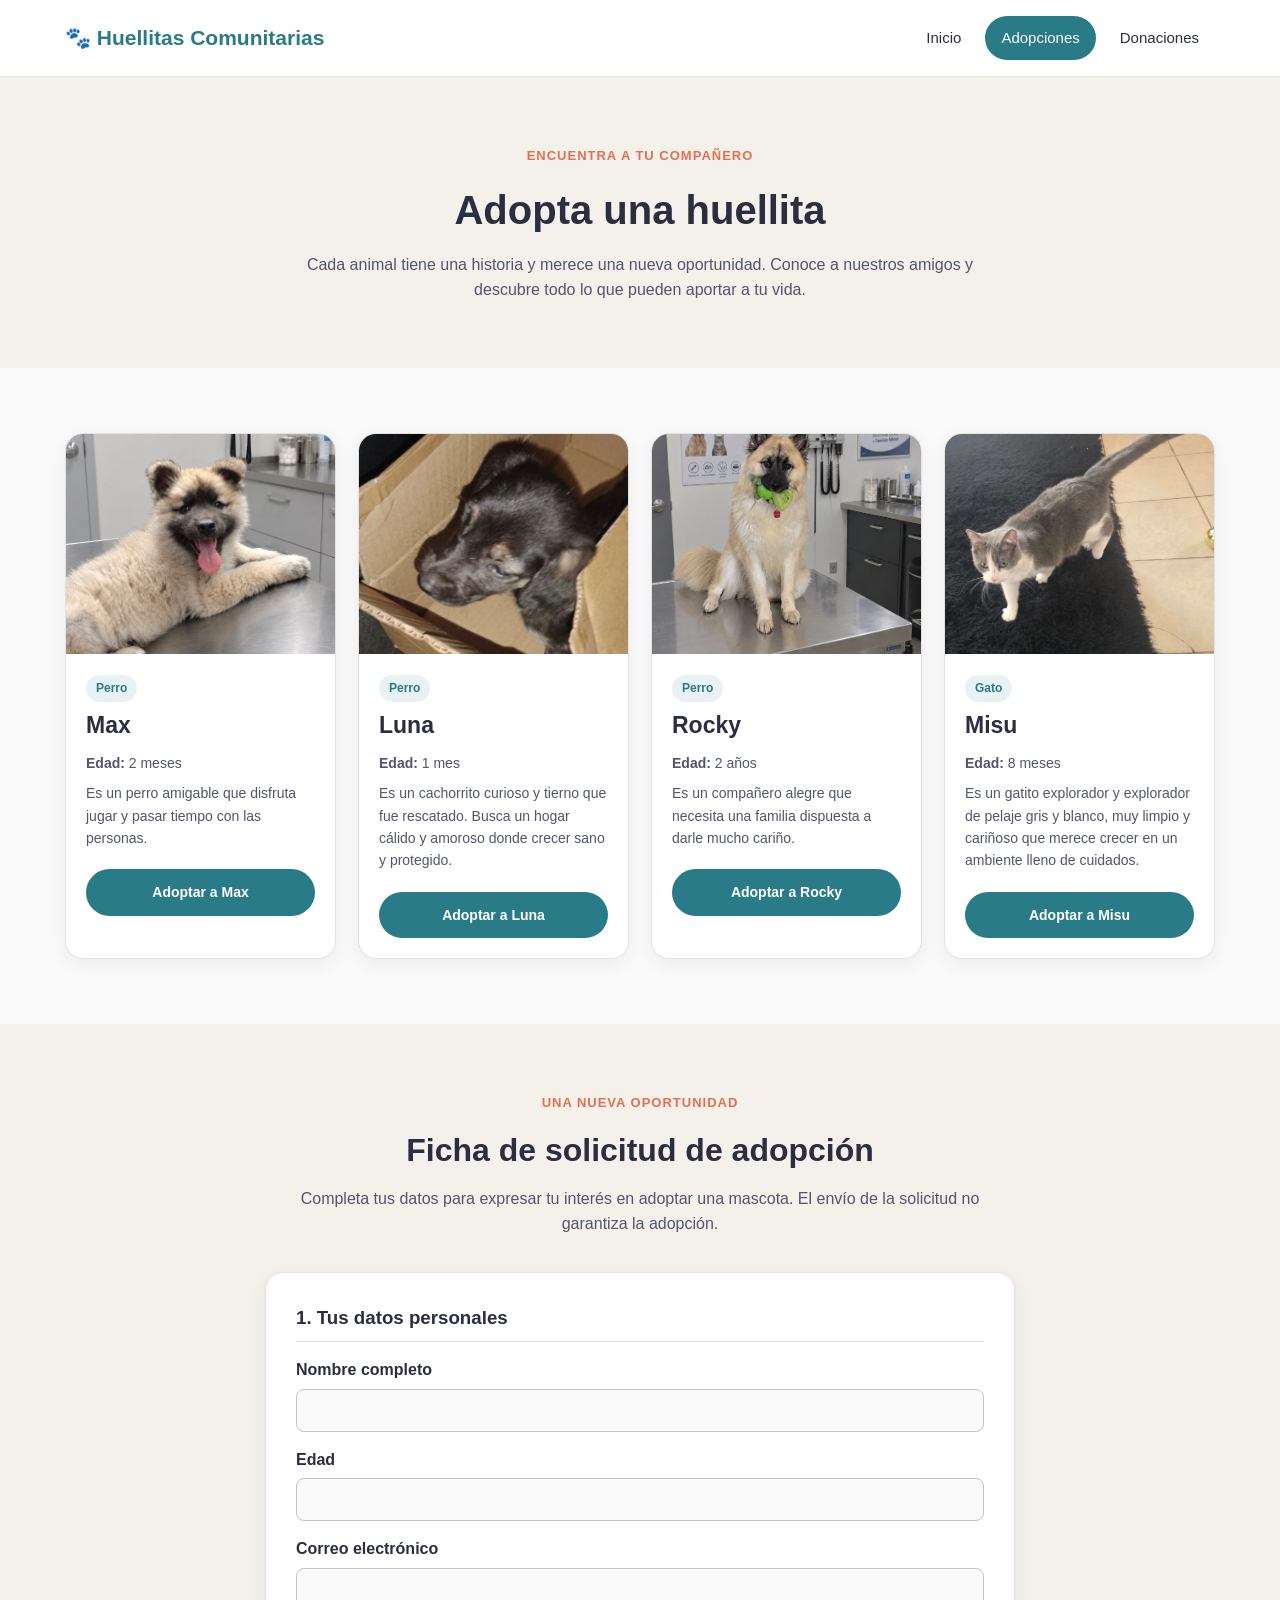
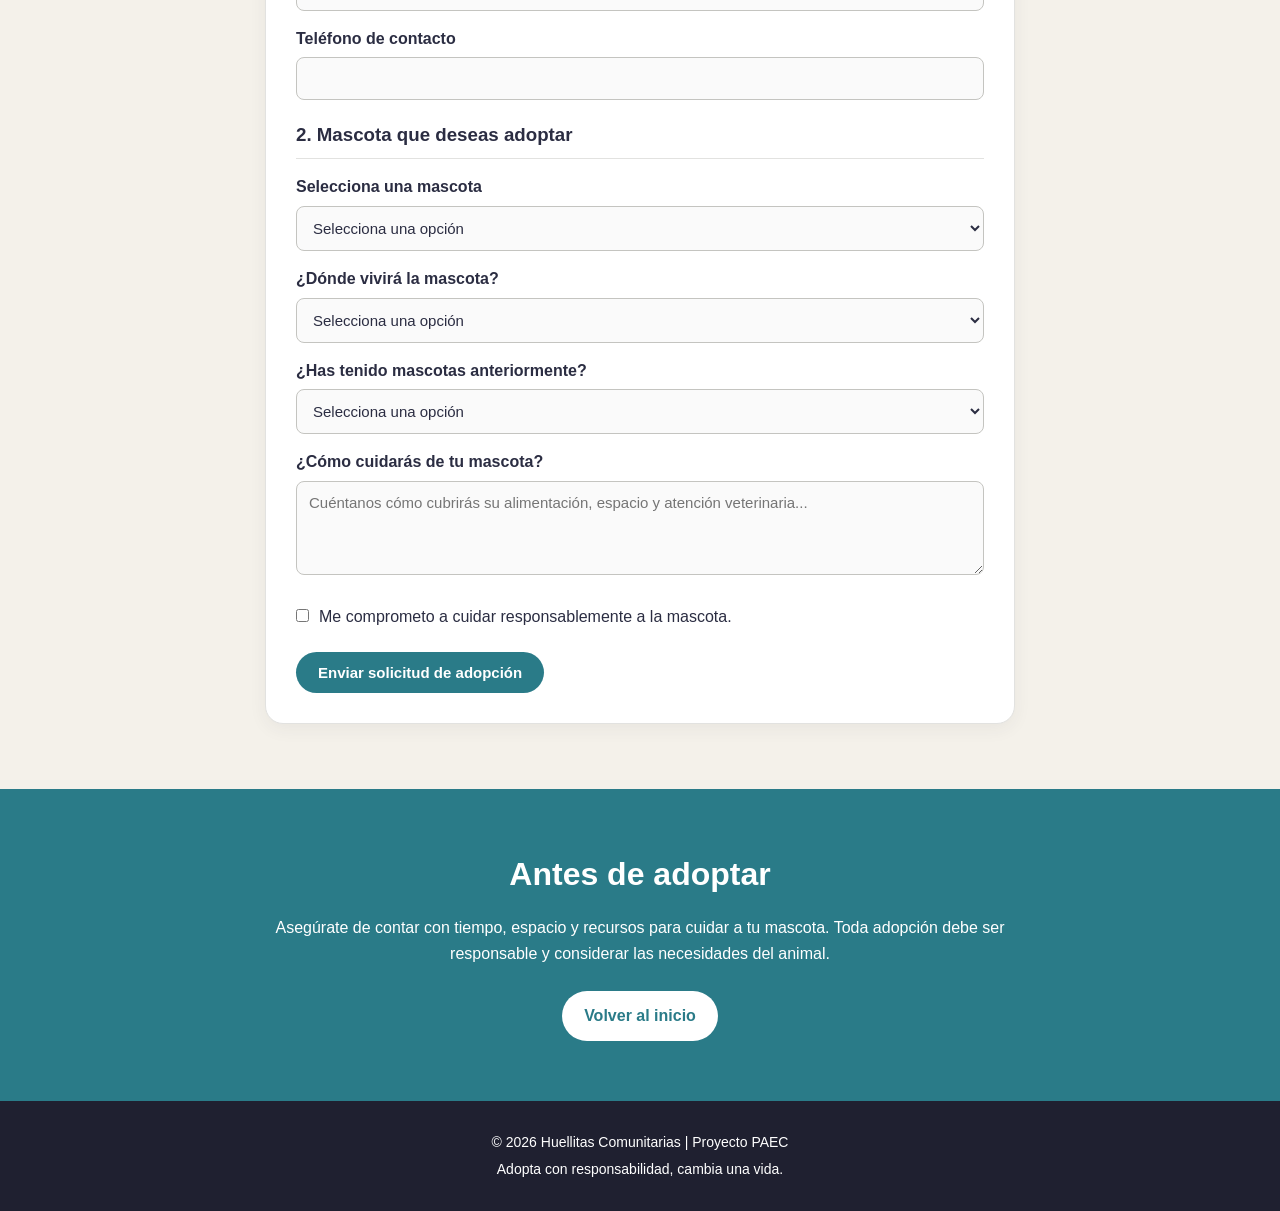
<file: adopciones.html>
<!DOCTYPE html>
<html lang="es">
<head>
    <meta charset="UTF-8">
    <meta name="viewport" content="width=device-width, initial-scale=1.0">
    <title>Huellitas Comunitarias | Adopciones</title>
    <link rel="stylesheet" href="estilo.css">

    <style>
        .formulario-con-mensaje {
            display: flex;
            align-items: flex-start;
            gap: 24px;
            flex-wrap: wrap;
        }

        .formulario-con-mensaje .formulario {
            flex: 2;
            min-width: 280px;
        }

        .mensaje-enviado {
            flex: 1;
            min-width: 200px;
            padding: 22px;
            background: #E8F5E9;
            border: 2px solid #2A7B88;
            border-radius: 12px;
            color: #1F5963;
            text-align: center;
            position: sticky;
            top: 20px;
        }

        .mensaje-enviado h3 {
            margin-top: 0;
        }

        .mensaje-enviado[hidden] {
            display: none;
        }

        @media (max-width: 650px) {
            .formulario-con-mensaje {
                flex-direction: column;
            }

            .formulario-con-mensaje .formulario,
            .mensaje-enviado {
                width: 100%;
                min-width: 0;
            }
        }
    </style>
</head>

<body>

<header>
    <div class="contenedor encabezado">
        <a href="index.html" class="logo">🐾 Huellitas Comunitarias</a>

        <nav aria-label="Menú principal">
            <a href="index.html">Inicio</a>
            <a href="adopciones.html" class="activo">Adopciones</a>
            <a href="donaciones.html">Donaciones</a>
        </nav>
    </div>
</header>

<main>

    <section class="cabecera-pagina">
        <span class="etiqueta">Encuentra a tu compañero</span>

        <h1>Adopta una huellita</h1>

        <p>
            Cada animal tiene una historia y merece una nueva
            oportunidad. Conoce a nuestros amigos y descubre
            todo lo que pueden aportar a tu vida.
        </p>
    </section>

    <section class="seccion contenedor">
        <div class="galeria">

            <article class="mascota">
                <img src="Imagenes/perrito2.png" alt="Perro de color dorado">

                <div class="mascota-info">
                    <span class="tipo">Perro</span>
                    <h2>Max</h2>
                    <p><strong>Edad:</strong> 2 meses </p>

                    <p>
                        Es un perro amigable que disfruta jugar
                        y pasar tiempo con las personas.
                    </p>

                    <a href="#ficha-adopcion"
                       class="boton boton-completo"
                       onclick="seleccionarMascota('Max')">
                        Adoptar a Max
                    </a>
                </div>
            </article>

            <article class="mascota">
                <img src="Imagenes/PERRO.jpeg" alt="Gato de pelaje gris">

                <div class="mascota-info">
                    <span class="tipo">Perro</span>
                    <h2>Luna</h2>
                    <p><strong>Edad:</strong> 1 mes</p>

                    <p>
Es un cachorrito curioso y tierno que fue rescatado. Busca un hogar cálido y amoroso donde crecer sano y protegido.
                    </p>

                    <a href="#ficha-adopcion"
                       class="boton boton-completo"
                       onclick="seleccionarMascota('Luna')">
                        Adoptar a Luna
                    </a>
                </div>
            </article>

            <article class="mascota">
                <img src="Imagenes/perrito.png" alt="Perro de color café">

                <div class="mascota-info">
                    <span class="tipo">Perro</span>
                    <h2>Rocky</h2>
                    <p><strong>Edad:</strong> 2 años</p>

                    <p>
                        Es un compañero alegre que necesita una
                        familia dispuesta a darle mucho cariño.
                    </p>

                    <a href="#ficha-adopcion"
                       class="boton boton-completo"
                       onclick="seleccionarMascota('Rocky')">
                        Adoptar a Rocky
                    </a>
                </div>
            </article>

            <article class="mascota">
                <img src="Imagenes/gato.jpeg" alt="Gato de pelaje claro">

                <div class="mascota-info">
                    <span class="tipo">Gato</span>
                    <h2>Misu</h2>
                    <p><strong>Edad:</strong> 8 meses</p>

                    <p>
                      Es un gatito explorador y explorador de pelaje gris y blanco, muy limpio y cariñoso que merece crecer en un ambiente lleno de cuidados.
                    </p>

                    <a href="#ficha-adopcion"
                       class="boton boton-completo"
                       onclick="seleccionarMascota('Michi')">
                        Adoptar a Misu
                    </a>
                </div>
            </article>

        </div>
    </section>

    <section class="seccion fondo-claro" id="ficha-adopcion">
        <div class="contenedor formulario-contenedor">

            <div class="titulo-seccion">
                <span class="etiqueta">Una nueva oportunidad</span>

                <h2>Ficha de solicitud de adopción</h2>

                <p>
                    Completa tus datos para expresar tu interés
                    en adoptar una mascota. El envío de la solicitud
                    no garantiza la adopción.
                </p>
            </div>

            <div class="formulario-con-mensaje">

                <form id="form-adopcion" class="formulario">

                    <h3>1. Tus datos personales</h3>

                    <label for="nombre-adopcion">Nombre completo</label>
                    <input type="text"
                           id="nombre-adopcion"
                           name="Nombre"
                           autocomplete="name"
                           required>

                    <label for="edad-adopcion">Edad</label>
                    <input type="number"
                           id="edad-adopcion"
                           name="Edad"
                           min="18"
                           required>

                    <label for="correo-adopcion">Correo electrónico</label>
                    <input type="email"
                           id="correo-adopcion"
                           name="Correo"
                           autocomplete="email"
                           required>

                    <label for="telefono-adopcion">Teléfono de contacto</label>
                    <input type="tel"
                           id="telefono-adopcion"
                           name="Telefono"
                           autocomplete="tel"
                           required>

                    <h3>2. Mascota que deseas adoptar</h3>

                    <label for="mascota-elegida">
                        Selecciona una mascota
                    </label>

                    <select id="mascota-elegida"
                            name="Mascota"
                            required>
                        <option value="">Selecciona una opción</option>
                        <option value="Max">Max - Perro</option>
                        <option value="Luna">Luna - Gata</option>
                        <option value="Rocky">Rocky - Perro</option>
                        <option value="Michi">Michi - Gato</option>
                    </select>

                    <label for="tipo-vivienda">
                        ¿Dónde vivirá la mascota?
                    </label>

                    <select id="tipo-vivienda"
                            name="Vivienda"
                            required>
                        <option value="">Selecciona una opción</option>
                        <option value="Casa">Casa</option>
                        <option value="Departamento">Departamento</option>
                        <option value="Otro">Otro</option>
                    </select>

                    <label for="experiencia">
                        ¿Has tenido mascotas anteriormente?
                    </label>

                    <select id="experiencia"
                            name="Experiencia"
                            required>
                        <option value="">Selecciona una opción</option>
                        <option value="Si">Sí</option>
                        <option value="No">No</option>
                    </select>

                    <label for="cuidados">
                        ¿Cómo cuidarás de tu mascota?
                    </label>

                    <textarea id="cuidados"
                              name="Cuidados"
                              rows="4"
                              placeholder="Cuéntanos cómo cubrirás su alimentación, espacio y atención veterinaria..."
                              required></textarea>

                    <label class="aceptacion">
                        <input type="checkbox"
                               name="Compromiso"
                               value="Aceptado"
                               required>

                        <span>
                            Me comprometo a cuidar responsablemente
                            a la mascota.
                        </span>
                    </label>

                    <button type="submit" class="boton">
                        Enviar solicitud de adopción
                    </button>

                </form>

                <aside id="mensaje-adopcion"
                       class="mensaje-enviado"
                       role="status"
                       aria-live="polite"
                       hidden>
                    <h3>Solicitud Enviada</h3>
                    <p>
                        Gracias por tu interés en adoptar.
                        Hemos registrado tu solicitud correctamente.
                    </p>
                    <p>¡Gracias por darle una oportunidad a una huellita!</p>
                </aside>

            </div>
        </div>
    </section>

    <section class="mensaje">
        <div class="contenedor">
            <h2>Antes de adoptar</h2>

            <p>
                Asegúrate de contar con tiempo, espacio y recursos
                para cuidar a tu mascota. Toda adopción debe ser
                responsable y considerar las necesidades del animal.
            </p>

            <a href="index.html" class="boton">
                Volver al inicio
            </a>
        </div>
    </section>

</main>

<footer>
    <p>© 2026 Huellitas Comunitarias | Proyecto PAEC</p>
    <p>Adopta con responsabilidad, cambia una vida.</p>
</footer>

<script>
    function seleccionarMascota(nombre) {
        document.getElementById("mascota-elegida").value = nombre;

        document.getElementById("ficha-adopcion").scrollIntoView({
            behavior: "smooth"
        });
    }

    document.getElementById("form-adopcion").addEventListener("submit", function(event) {
        event.preventDefault();

        const mensaje = document.getElementById("mensaje-adopcion");
        mensaje.hidden = false;

        mensaje.scrollIntoView({
            behavior: "smooth",
            block: "center"
        });
    });
</script>

</body>
</html>
</file>
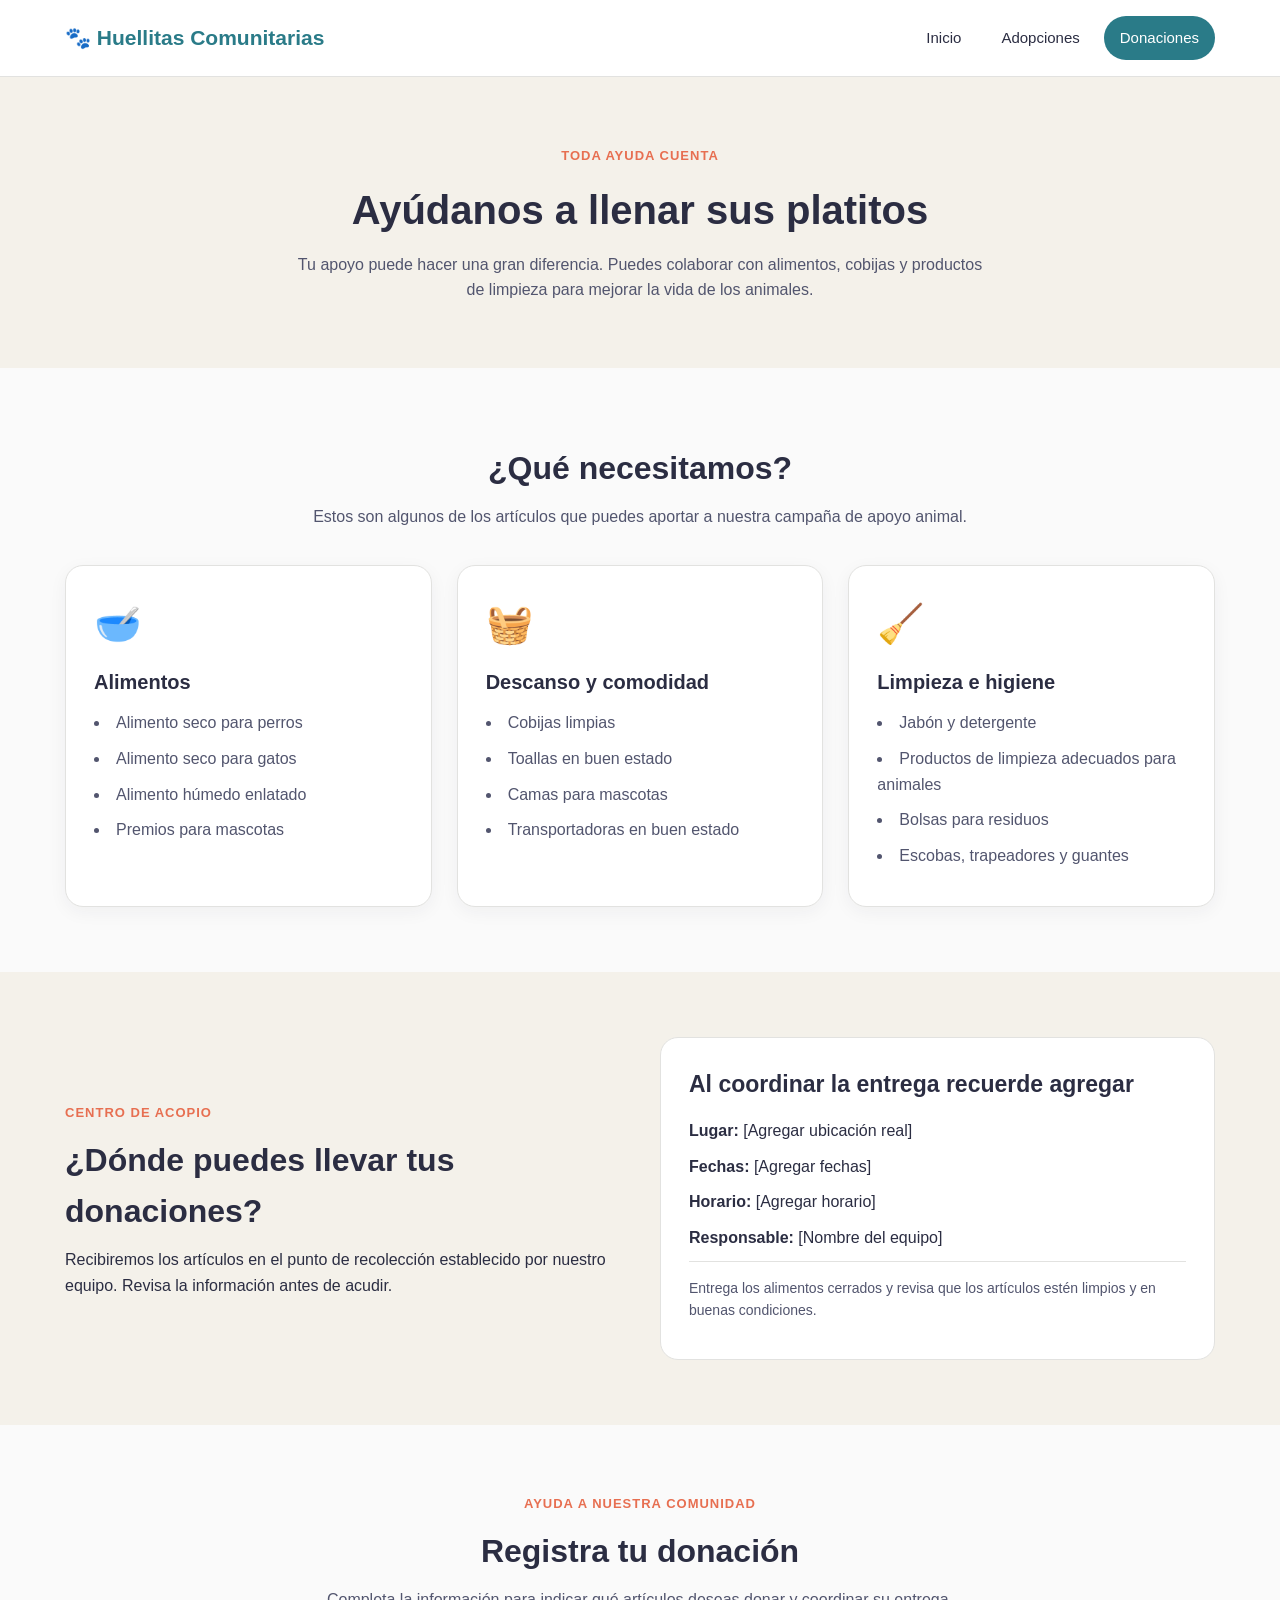
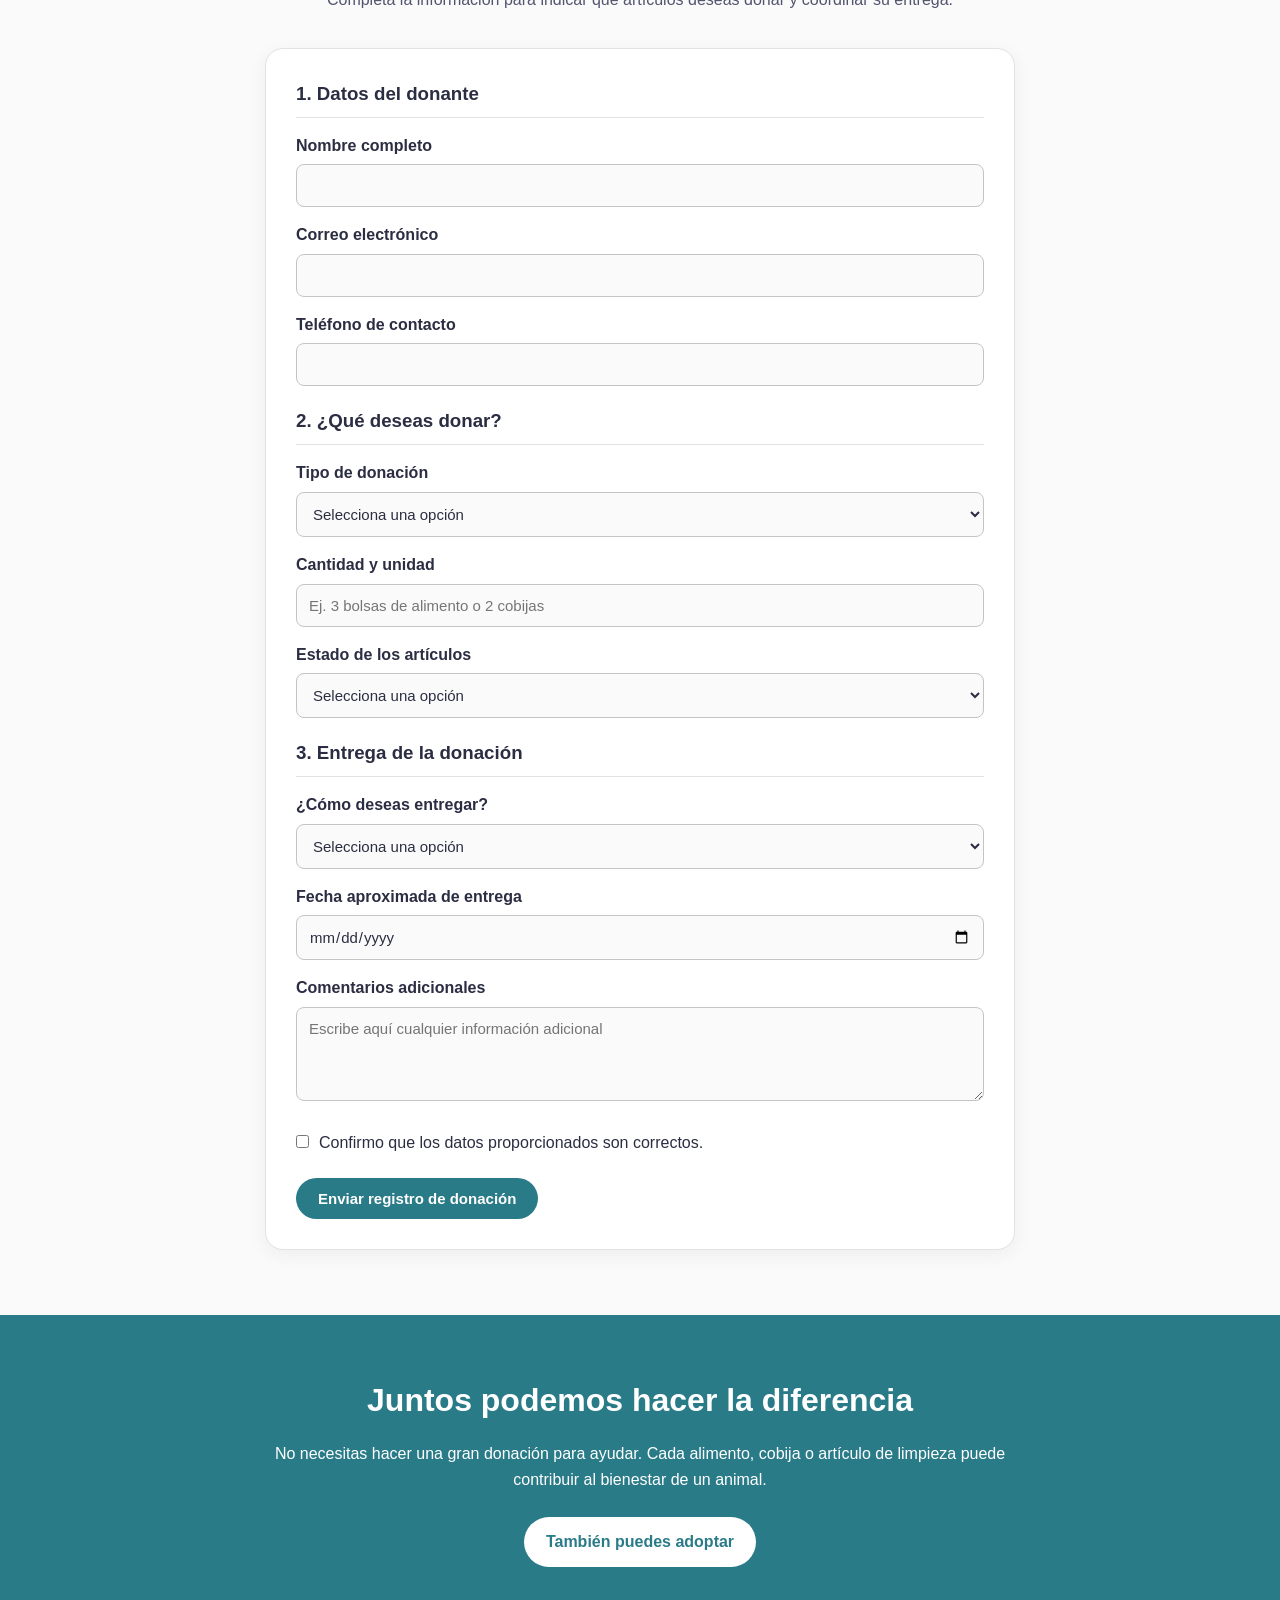
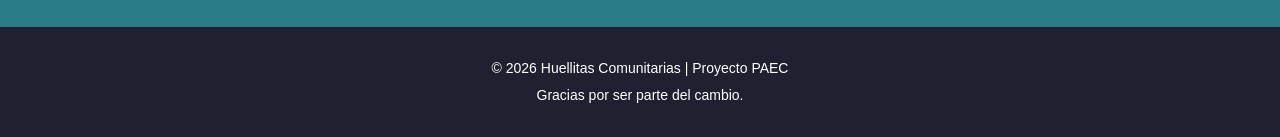
<file: donaciones.html>
<!DOCTYPE html>
<html lang="es">
<head>
    <meta charset="UTF-8">
    <meta name="viewport" content="width=device-width, initial-scale=1.0">
    <title>Huellitas Comunitarias | Donaciones</title>
    <link rel="stylesheet" href="estilo.css">

    <style>
        .formulario-con-mensaje {
            display: flex;
            align-items: flex-start;
            gap: 24px;
        }

        .formulario-con-mensaje .formulario {
            flex: 1;
            min-width: 0;
        }

        .mensaje-enviado {
            flex: 0 0 280px;
            padding: 24px;
            border-radius: 12px;
            background: #E8F5E9;
            border: 1px solid #2A7B88;
            color: #1F5963;
            text-align: center;
            position: sticky;
            top: 24px;
        }

        .mensaje-enviado[hidden] {
            display: none;
        }

        .mensaje-enviado h3 {
            margin-top: 0;
        }

        @media (max-width: 700px) {
            .formulario-con-mensaje {
                flex-direction: column;
            }

            .mensaje-enviado {
                flex: 1 1 auto;
                width: 100%;
                box-sizing: border-box;
                position: static;
            }
        }
    </style>
</head>

<body>

    <header>
        <div class="contenedor encabezado">
            <a href="index.html" class="logo">🐾 Huellitas Comunitarias</a>

            <nav aria-label="Menú principal">
                <a href="index.html">Inicio</a>
                <a href="adopciones.html">Adopciones</a>
                <a href="donaciones.html" class="activo">Donaciones</a>
            </nav>
        </div>
    </header>

    <main>

        <section class="cabecera-pagina">
            <span class="etiqueta">Toda ayuda cuenta</span>
            <h1>Ayúdanos a llenar sus platitos</h1>

            <p>
                Tu apoyo puede hacer una gran diferencia.
                Puedes colaborar con alimentos, cobijas y productos
                de limpieza para mejorar la vida de los animales.
            </p>
        </section>

        <section class="seccion contenedor">
            <div class="titulo-seccion">
                <h2>¿Qué necesitamos?</h2>

                <p>
                    Estos son algunos de los artículos que puedes
                    aportar a nuestra campaña de apoyo animal.
                </p>
            </div>

            <div class="tarjetas">

                <article class="tarjeta">
                    <div class="icono">🥣</div>
                    <h3>Alimentos</h3>

                    <ul class="lista">
                        <li>Alimento seco para perros</li>
                        <li>Alimento seco para gatos</li>
                        <li>Alimento húmedo enlatado</li>
                        <li>Premios para mascotas</li>
                    </ul>
                </article>

                <article class="tarjeta">
                    <div class="icono">🧺</div>
                    <h3>Descanso y comodidad</h3>

                    <ul class="lista">
                        <li>Cobijas limpias</li>
                        <li>Toallas en buen estado</li>
                        <li>Camas para mascotas</li>
                        <li>Transportadoras en buen estado</li>
                    </ul>
                </article>

                <article class="tarjeta">
                    <div class="icono">🧹</div>
                    <h3>Limpieza e higiene</h3>

                    <ul class="lista">
                        <li>Jabón y detergente</li>
                        <li>Productos de limpieza adecuados para animales</li>
                        <li>Bolsas para residuos</li>
                        <li>Escobas, trapeadores y guantes</li>
                    </ul>
                </article>

            </div>
        </section>

        <section class="seccion fondo-claro">
            <div class="contenedor acopio">

                <div>
                    <span class="etiqueta">Centro de acopio</span>
                    <h2>¿Dónde puedes llevar tus donaciones?</h2>

                    <p>
                        Recibiremos los artículos en el punto de
                        recolección establecido por nuestro equipo.
                        Revisa la información antes de acudir.
                    </p>
                </div>

                <article class="datos-acopio">
                    <h3>Al coordinar la entrega recuerde agregar</h3>

                    <p>
                        <strong>Lugar:</strong>
                        [Agregar ubicación real]
                    </p>

                    <p>
                        <strong>Fechas:</strong>
                        [Agregar fechas]
                    </p>

                    <p>
                        <strong>Horario:</strong>
                        [Agregar horario]
                    </p>

                    <p>
                        <strong>Responsable:</strong>
                        [Nombre del equipo]
                    </p>

                    <p class="nota">
                        Entrega los alimentos cerrados y revisa
                        que los artículos estén limpios y en
                        buenas condiciones.
                    </p>
                </article>

            </div>
        </section>

        <section class="seccion" id="formulario-donacion">
            <div class="contenedor formulario-contenedor">

                <div class="titulo-seccion">
                    <span class="etiqueta">Ayuda a nuestra comunidad</span>
                    <h2>Registra tu donación</h2>

                    <p>
                        Completa la información para indicar qué
                        artículos deseas donar y coordinar su entrega.
                    </p>
                </div>

                <div class="formulario-con-mensaje">

                    <form id="form-donacion" class="formulario">

                        <h3>1. Datos del donante</h3>

                        <label for="nombre-donante">Nombre completo</label>
                        <input type="text"
                               id="nombre-donante"
                               name="Nombre"
                               autocomplete="name"
                               required>

                        <label for="correo-donante">Correo electrónico</label>
                        <input type="email"
                               id="correo-donante"
                               name="Correo"
                               autocomplete="email"
                               required>

                        <label for="telefono-donante">Teléfono de contacto</label>
                        <input type="tel"
                               id="telefono-donante"
                               name="Telefono"
                               autocomplete="tel"
                               required>

                        <h3>2. ¿Qué deseas donar?</h3>

                        <label for="tipo-donacion">Tipo de donación</label>
                        <select id="tipo-donacion"
                                name="Tipo de donacion"
                                required>
                            <option value="">Selecciona una opción</option>
                            <option value="Alimento para perros">Alimento para perros</option>
                            <option value="Alimento para gatos">Alimento para gatos</option>
                            <option value="Cobijas y toallas">Cobijas y toallas</option>
                            <option value="Productos de limpieza">Productos de limpieza</option>
                            <option value="Accesorios para mascotas">Accesorios para mascotas</option>
                            <option value="Otros">Otros artículos</option>
                        </select>

                        <label for="cantidad-donacion">Cantidad y unidad</label>
                        <input type="text"
                               id="cantidad-donacion"
                               name="Cantidad"
                               placeholder="Ej. 3 bolsas de alimento o 2 cobijas"
                               required>

                        <label for="estado-donacion">Estado de los artículos</label>
                        <select id="estado-donacion"
                                name="Estado"
                                required>
                            <option value="">Selecciona una opción</option>
                            <option value="Nuevo y cerrado">Nuevo y cerrado</option>
                            <option value="Limpio y buen estado">Limpio y en buen estado</option>
                            <option value="Otro">Otro</option>
                        </select>

                        <h3>3. Entrega de la donación</h3>

                        <label for="forma-entrega">¿Cómo deseas entregar?</label>
                        <select id="forma-entrega"
                                name="Forma de entrega"
                                required>
                            <option value="">Selecciona una opción</option>
                            <option value="Centro de acopio">Llevar al centro de acopio</option>
                            <option value="Por coordinar">Coordinar la entrega</option>
                        </select>

                        <label for="fecha-entrega">Fecha aproximada de entrega</label>
                        <input type="date"
                               id="fecha-entrega"
                               name="Fecha de entrega"
                               required>

                        <label for="comentarios-donacion">Comentarios adicionales</label>
                        <textarea id="comentarios-donacion"
                                  name="Comentarios"
                                  rows="4"
                                  placeholder="Escribe aquí cualquier información adicional"></textarea>

                        <label class="aceptacion">
                            <input type="checkbox"
                                   name="Confirmacion"
                                   value="Confirmado"
                                   required>

                            <span>
                                Confirmo que los datos proporcionados
                                son correctos.
                            </span>
                        </label>

                        <button type="submit" class="boton">
                            Enviar registro de donación
                        </button>

                    </form>

                    <aside id="mensaje-donacion"
                           class="mensaje-enviado"
                           role="status"
                           aria-live="polite"
                           hidden>

                        <h3>Donación Enviada</h3>
                        <p>Tu registro de donación se ha completado correctamente.</p>
                        <p>¡Gracias por apoyar a Huellitas Comunitarias y ayudar a nuestros animales!</p>

                    </aside>

                </div>
            </div>
        </section>

        <section class="mensaje">
            <div class="contenedor">
                <h2>Juntos podemos hacer la diferencia</h2>

                <p>
                    No necesitas hacer una gran donación para ayudar.
                    Cada alimento, cobija o artículo de limpieza
                    puede contribuir al bienestar de un animal.
                </p>

                <a href="adopciones.html" class="boton">
                    También puedes adoptar
                </a>
            </div>
        </section>

    </main>

    <footer>
        <p>© 2026 Huellitas Comunitarias | Proyecto PAEC</p>
        <p>Gracias por ser parte del cambio.</p>
    </footer>

    <script>
        const formularioDonacion = document.getElementById("form-donacion");
        const mensajeDonacion = document.getElementById("mensaje-donacion");

        formularioDonacion.addEventListener("submit", function(event) {
            event.preventDefault();
            mensajeDonacion.hidden = false;
            mensajeDonacion.scrollIntoView({
                behavior: "smooth",
                block: "center"
            });
        });
    </script>

</body>
</html>
</file>
<file: estilo.css>
* {
    margin: 0;
    padding: 0;
    box-sizing: border-box;
}

html {
    scroll-behavior: smooth;
    scroll-padding-top: 100px;
}

body {
    font-family: Arial, Helvetica, sans-serif;
    background-color: #FAFAFA;
    color: #2B2D42;
    line-height: 1.6;
}

img {
    max-width: 100%;
    display: block;
}

a {
    text-decoration: none;
    color: inherit;
}

.contenedor {
    width: 90%;
    max-width: 1150px;
    margin: 0 auto;
}
header {
    background-color: #FFFFFF;
    border-bottom: 1px solid #E2E2E0;
    position: sticky;
    top: 0;
    z-index: 10;
}

.encabezado {
    min-height: 76px;
    display: flex;
    justify-content: space-between;
    align-items: center;
    gap: 20px;
}

.logo {
    color: #2A7B88;
    font-size: 21px;
    font-weight: bold;
}

nav {
    display: flex;
    align-items: center;
    gap: 8px;
}

nav a {
    padding: 10px 16px;
    border-radius: 25px;
    font-size: 15px;
    transition: 0.3s;
    color: #2B2D42;
}

nav a:hover,
nav a.activo {
    background-color: #2A7B88;
    color: #FFFFFF;
}
.portada {
    display: flex;
    align-items: center;
    justify-content: space-between;
    gap: 45px;
    padding: 70px 7%;
    background-color: #F4F1EA;
}

.portada-texto {
    flex: 1;
}

.portada-texto h1 {
    font-size: 46px;
    line-height: 1.15;
    margin: 18px 0;
    color: #2B2D42;
}

.portada-texto p {
    font-size: 17px;
    margin-bottom: 25px;
    max-width: 550px;
    color: #52556E;
}

.portada-imagen {
    flex: 1;
}

.portada-imagen img {
    width: 100%;
    height: 370px;
    object-fit: cover;
    border-radius: 25px;
}
.etiqueta {
    display: inline-block;
    color: #E76F51;
    font-size: 13px;
    font-weight: bold;
    text-transform: uppercase;
    letter-spacing: 1px;
}

.titulo-seccion {
    text-align: center;
    max-width: 700px;
    margin: 0 auto 35px;
}

.titulo-seccion h2,
.acopio h2 {
    color: #2B2D42;
    font-size: 32px;
    margin: 10px 0;
}

.titulo-seccion p {
    color: #52556E;
}
.botones {
    display: flex;
    flex-wrap: wrap;
    gap: 12px;
}

.boton {
    display: inline-block;
    background-color: #2A7B88;
    color: #FFFFFF;
    padding: 12px 22px;
    border-radius: 25px;
    font-weight: bold;
    text-align: center;
    transition: 0.3s;
}

.boton:hover {
    background-color: #1F5963;
    transform: translateY(-2px);
}

.boton-claro {
    background-color: #FFFFFF;
    color: #2A7B88;
    border: 1px solid #2A7B88;
}

.boton-claro:hover {
    background-color: #E8F2F4;
    color: #1F5963;
}

.boton-completo {
    width: 100%;
    margin-top: 12px;
    font-size: 14px;
}

.seccion {
    padding-top: 65px;
    padding-bottom: 65px;
}

.tarjetas {
    display: grid;
    grid-template-columns: repeat(3, minmax(0, 1fr));
    gap: 25px;
}

.tarjeta {
    background-color: #FFFFFF;
    border: 1px solid #E2E2E0;
    border-radius: 18px;
    padding: 28px;
    box-shadow: 0 5px 18px rgba(43, 45, 66, 0.05);
}

.tarjeta h3 {
    color: #2B2D42;
    font-size: 20px;
    margin: 12px 0;
}

.tarjeta p {
    color: #52556E;
    margin-bottom: 12px;
}

.icono {
    font-size: 38px;
}

.enlace {
    display: inline-block;
    color: #2A7B88;
    font-weight: bold;
    margin-top: 5px;
}

.enlace:hover {
    text-decoration: underline;
}
.mensaje {
    padding: 60px 20px;
    text-align: center;
    background-color: #2A7B88;
    color: #FFFFFF;
}

.mensaje h2 {
    font-size: 32px;
    margin-bottom: 15px;
}

.mensaje p {
    max-width: 750px;
    margin: 0 auto 25px;
}

.mensaje .boton {
    background-color: #FFFFFF;
    color: #2A7B88;
}

.mensaje .boton:hover {
    background-color: #E8F2F4;
    color: #1F5963;
}
.cabecera-pagina {
    text-align: center;
    padding: 65px 20px;
    background-color: #F4F1EA;
}

.cabecera-pagina h1 {
    font-size: 40px;
    color: #2B2D42;
    margin: 10px 0;
}

.cabecera-pagina p {
    max-width: 700px;
    margin: 0 auto;
    color: #52556E;
}
.galeria {
    display: grid;
    grid-template-columns: repeat(4, minmax(0, 1fr));
    gap: 22px;
}

.mascota {
    background-color: #FFFFFF;
    border: 1px solid #E2E2E0;
    border-radius: 18px;
    overflow: hidden;
    box-shadow: 0 5px 18px rgba(43, 45, 66, 0.07);
    transition: 0.3s;
}

.mascota:hover {
    transform: translateY(-5px);
}

.mascota img {
    width: 100%;
    height: 220px;
    object-fit: cover;
}

.mascota-info {
    padding: 20px;
}

.mascota-info h2 {
    color: #2B2D42;
    font-size: 23px;
    margin: 5px 0;
}

.mascota-info p {
    color: #52556E;
    font-size: 14px;
    margin: 8px 0;
}

.tipo {
    display: inline-block;
    color: #2A7B88;
    background-color: #E8F2F4;
    padding: 4px 10px;
    border-radius: 20px;
    font-size: 12px;
    font-weight: bold;
}
.lista {
    list-style-position: inside;
    color: #52556E;
}

.lista li {
    margin: 10px 0;
}
.fondo-claro {
    background-color: #F4F1EA;
}

.acopio {
    display: grid;
    grid-template-columns: 1fr 1fr;
    gap: 40px;
    align-items: center;
}

.datos-acopio {
    background-color: #FFFFFF;
    border: 1px solid #E2E2E0;
    border-radius: 18px;
    padding: 28px;
}

.datos-acopio h3 {
    color: #2B2D42;
    font-size: 23px;
    margin-bottom: 15px;
}

.datos-acopio p {
    margin: 10px 0;
}

.nota {
    border-top: 1px solid #E2E2E0;
    padding-top: 15px;
    color: #52556E;
    font-size: 14px;
}
.formulario-contenedor {
    max-width: 750px;
    margin: 0 auto;
}

.formulario {
    background-color: #FFFFFF;
    padding: 30px;
    border: 1px solid #E2E2E0;
    border-radius: 18px;
    box-shadow: 0 5px 18px rgba(43, 45, 66, 0.06);
}

.formulario h3 {
    color: #2B2D42;
    margin: 20px 0 15px;
    padding-bottom: 8px;
    border-bottom: 1px solid #E2E2E0;
}

.formulario h3:first-child {
    margin-top: 0;
}

.formulario label {
    display: block;
    font-weight: bold;
    margin: 15px 0 6px;
    color: #2B2D42;
}

.formulario input:not([type="checkbox"]),
.formulario select,
.formulario textarea {
    width: 100%;
    padding: 12px;
    border: 1px solid #C4C4C0;
    border-radius: 8px;
    font-family: Arial, Helvetica, sans-serif;
    font-size: 15px;
    background-color: #FAFAFA;
    color: #2B2D42;
}

.formulario input:focus,
.formulario select:focus,
.formulario textarea:focus {
    outline: 2px solid #2A7B88;
    outline-offset: 2px;
}

.formulario textarea {
    resize: vertical;
}

.formulario .aceptacion {
    display: flex;
    align-items: flex-start;
    gap: 10px;
    font-weight: normal;
    margin: 22px 0;
}

.formulario .aceptacion input {
    margin-top: 5px;
    accent-color: #2A7B88;
}

.formulario .aceptacion span {
    flex: 1;
}

.formulario button {
    border: none;
    cursor: pointer;
    font-family: Arial, Helvetica, sans-serif;
    font-size: 15px;
}
footer {
    background-color: #1F2030;
    color: #FFFFFF;
    padding: 25px 15px;
    text-align: center;
    font-size: 14px;
}

footer p {
    margin: 5px 0;
}
@media (max-width: 950px) {
    .galeria {
        grid-template-columns: repeat(2, minmax(0, 1fr));
    }

    .tarjetas {
        grid-template-columns: repeat(2, minmax(0, 1fr));
    }

    .portada {
        padding: 50px 5%;
        gap: 25px;
    }

    .portada-texto h1 {
        font-size: 36px;
    }
}

@media (max-width: 650px) {
    .encabezado {
        flex-direction: column;
        padding: 16px 0;
        gap: 12px;
    }

    .logo {
        font-size: 19px;
    }

    nav {
        width: 100%;
        justify-content: center;
        flex-wrap: wrap;
    }

    nav a {
        padding: 8px 12px;
        font-size: 14px;
    }

    .portada {
        flex-direction: column;
        padding: 40px 6%;
    }

    .portada-texto h1 {
        font-size: 34px;
    }

    .portada-imagen img {
        height: 260px;
    }

    .galeria,
    .tarjetas,
    .acopio {
        grid-template-columns: 1fr;
    }

    .cabecera-pagina h1 {
        font-size: 32px;
    }

    .titulo-seccion h2,
    .acopio h2,
    .mensaje h2 {
        font-size: 27px;
    }

    .seccion {
        padding-top: 45px;
        padding-bottom: 45px;
    }

    .botones {
        flex-direction: column;
    }

    .botones .boton {
        width: 100%;
    }

    .formulario {
        padding: 20px;
    }
}

.formulario-con-mensaje {
    display: flex;
    align-items: flex-start;
    gap: 25px;
    flex-wrap: wrap;
}

.formulario-con-mensaje form {
    flex: 2;
    min-width: 280px;
}

.mensaje-enviado {
    flex: 1;
    min-width: 200px;
    padding: 25px;
    background-color: #E8F5E9;
    border: 2px solid #2A7B88;
    border-radius: 12px;
    color: #1F5963;
    text-align: center;
    position: sticky;
    top: 20px;
}

.mensaje-enviado h3 {
    margin-top: 0;
    font-size: 22px;
}

.mensaje-enviado p {
    margin-bottom: 0;
    line-height: 1.5;
}

.mensaje-enviado[hidden] {
    display: none;
}

@media (max-width: 650px) {
    .formulario-con-mensaje {
        flex-direction: column;
    }

    .formulario-con-mensaje form,
    .mensaje-enviado {
        width: 100%;
        box-sizing: border-box;
    }
}
</file>
